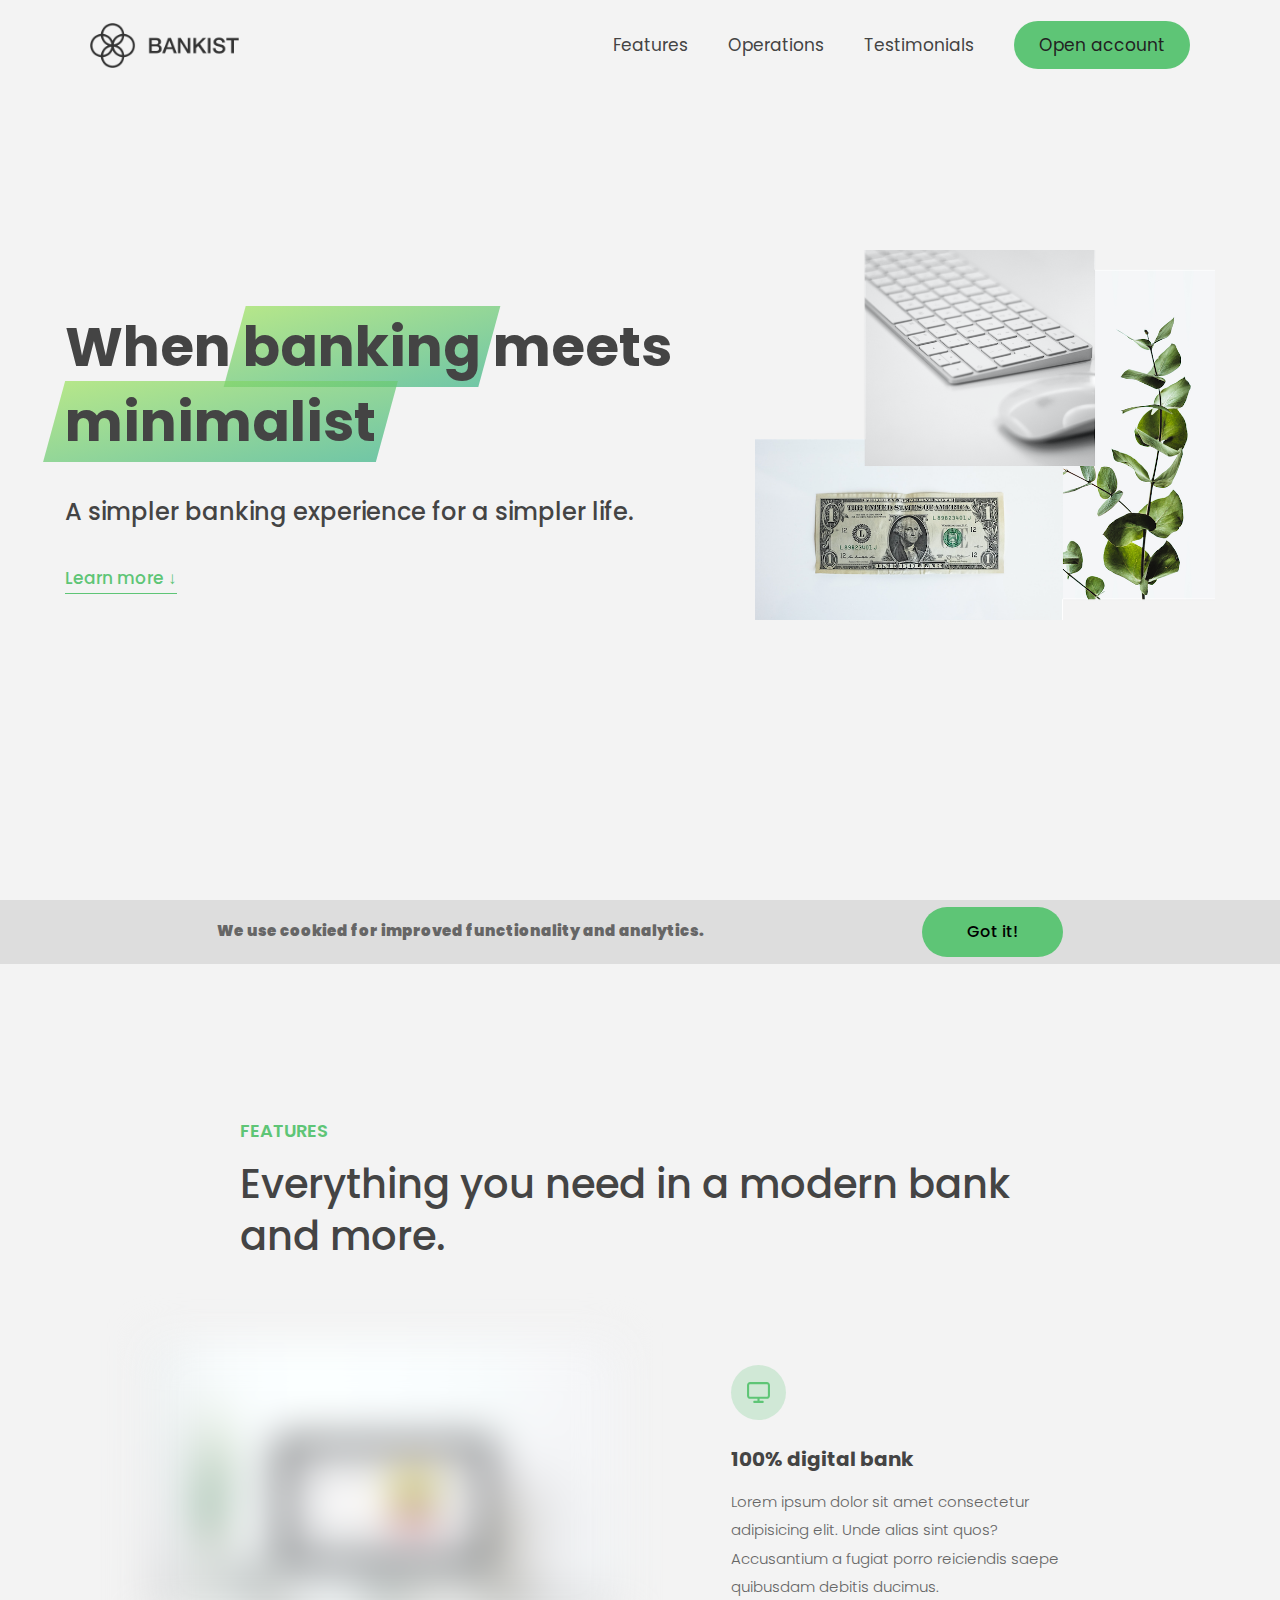
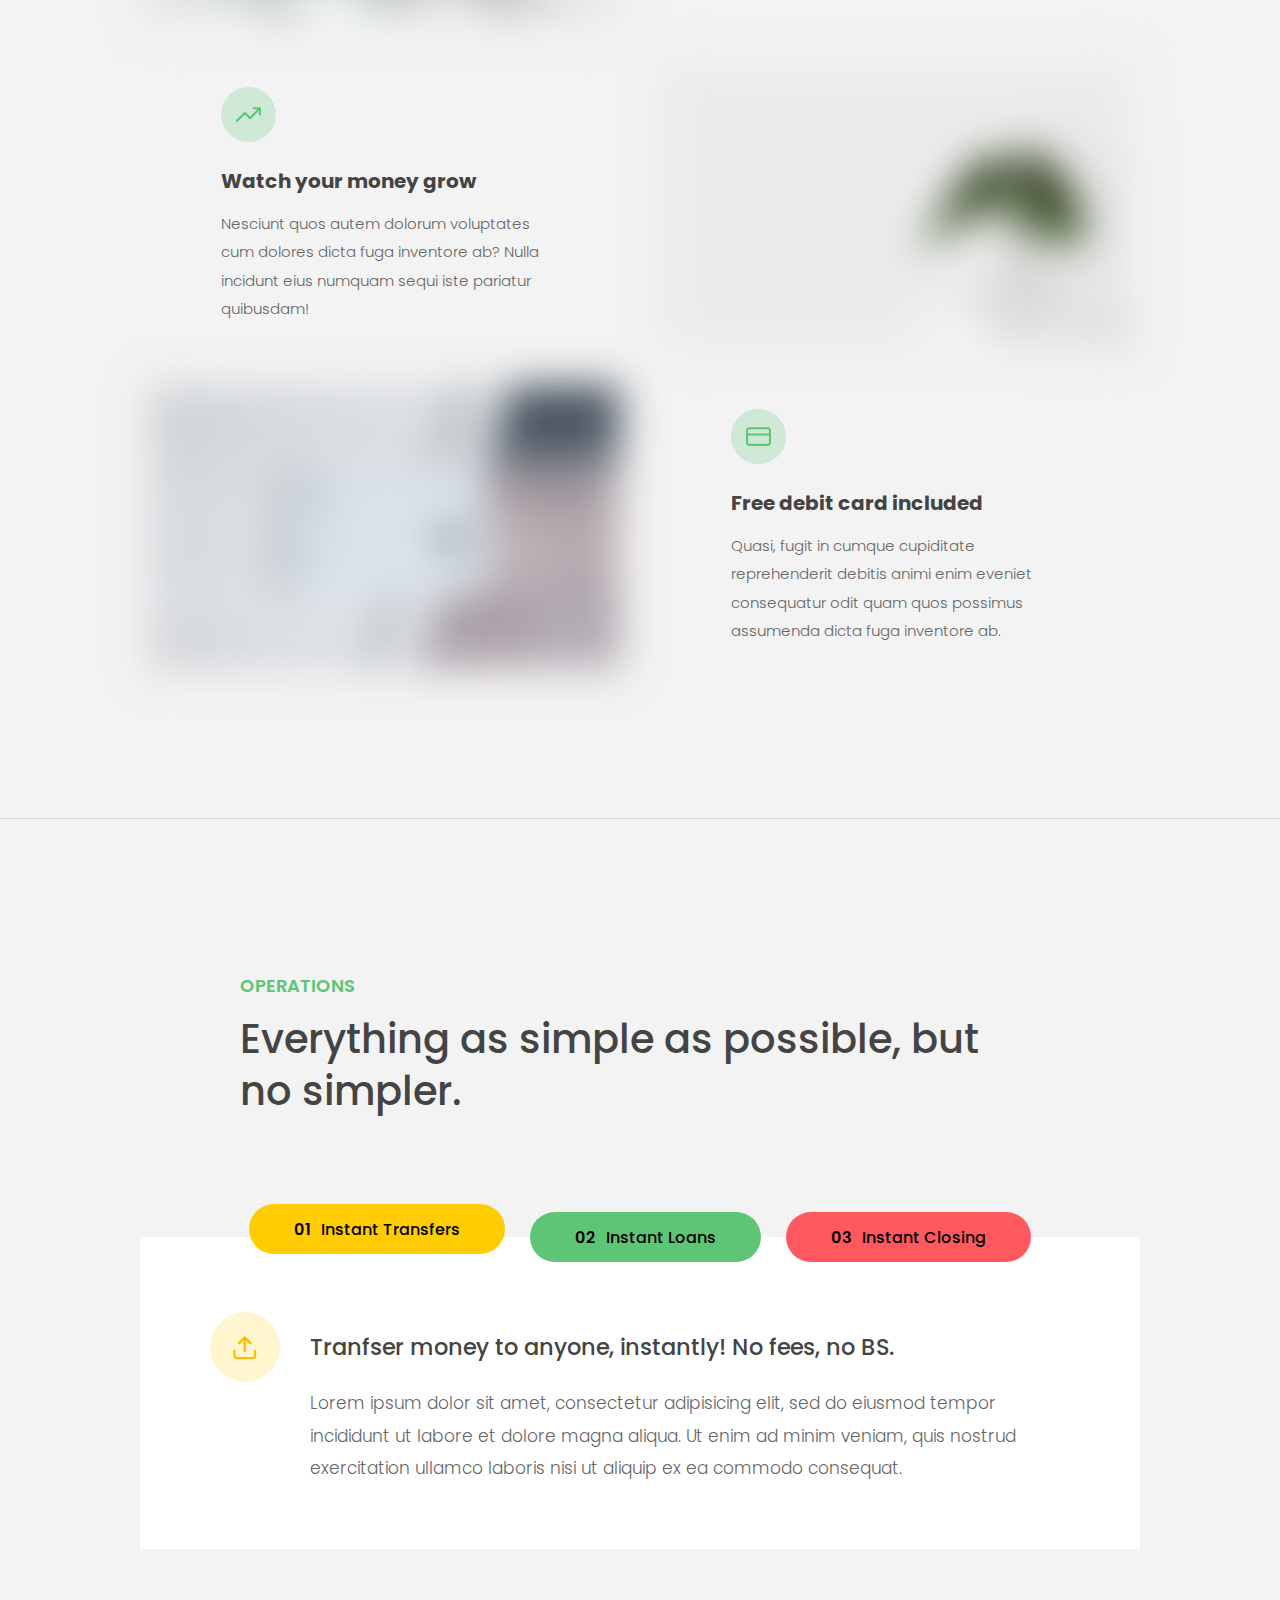
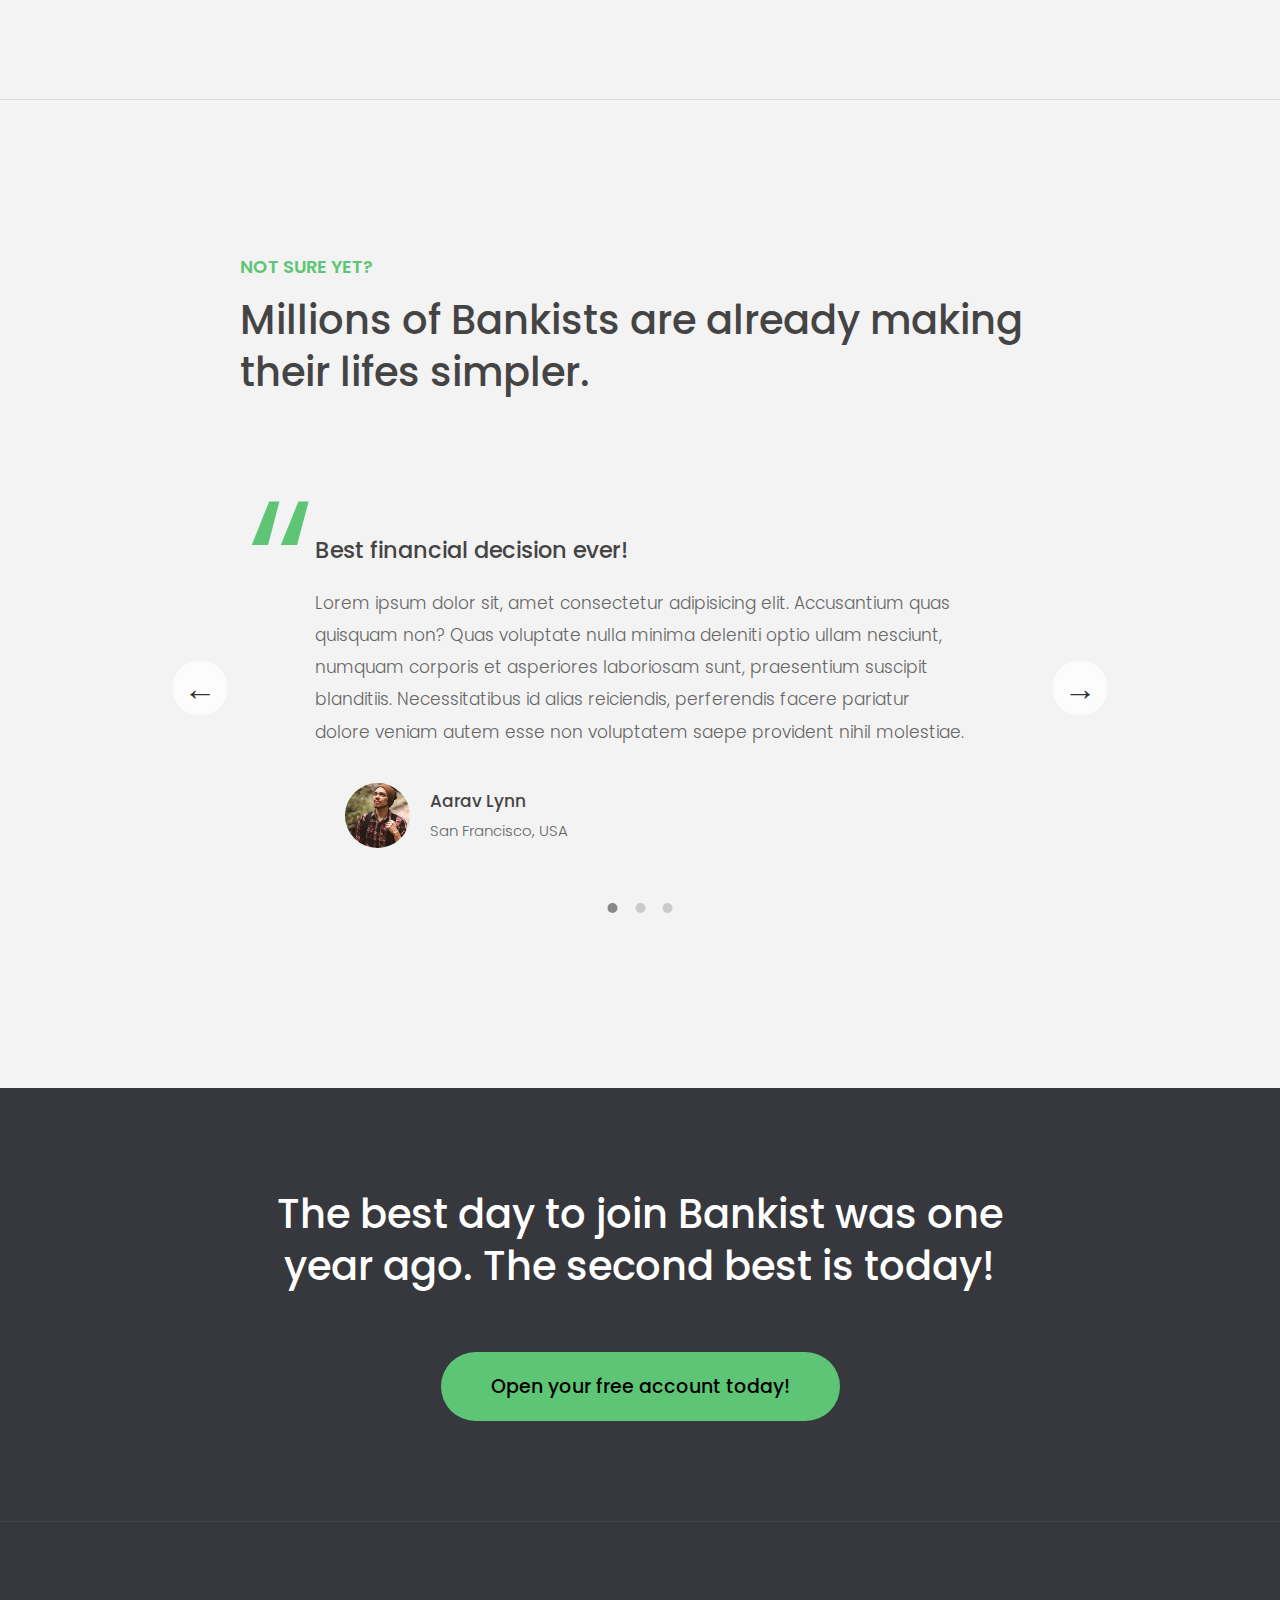
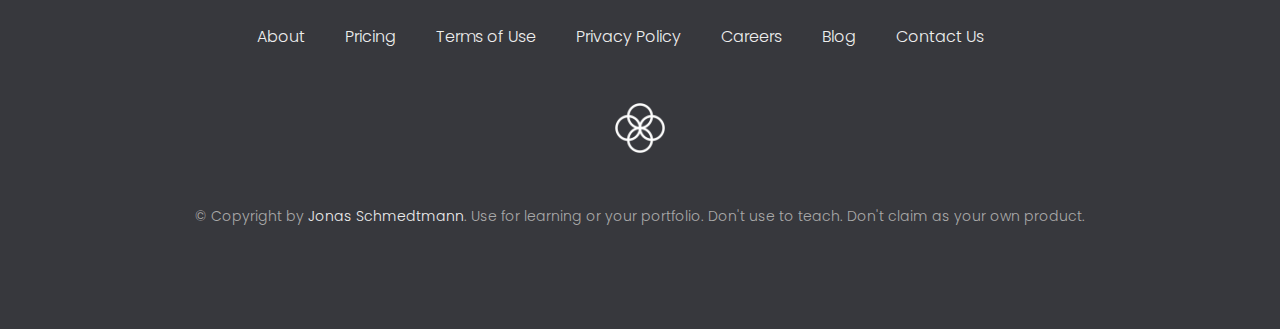
<file: bankistMarketing/index.html>
<!DOCTYPE html>
<html lang="en">
  <head>
    <meta charset="UTF-8" />
    <meta name="viewport" content="width=device-width, initial-scale=1.0" />
    <meta http-equiv="X-UA-Compatible" content="ie=edge" />
    <link rel="shortcut icon" type="image/png" href="../img/icon.png" />
    <link href="https://fonts.googleapis.com/css?family=Poppins:300,400,500,600&display=swap" rel="stylesheet" />
    <link rel="stylesheet" href="./style/style.css" />
    <title>Bankist | When Banking meets Minimalist</title>
  </head>
  <body>
    <header class="header">
      <nav class="nav">
        <img src="./img/logo.png" alt="Bankist logo" class="nav__logo" id="logo" />
        <ul class="nav__links">
          <li class="nav__item">
            <a class="nav__link" href="#section--1">Features</a>
          </li>
          <li class="nav__item">
            <a class="nav__link" href="#section--2">Operations</a>
          </li>
          <li class="nav__item">
            <a class="nav__link" href="#section--3">Testimonials</a>
          </li>
          <li class="nav__item">
            <a class="nav__link nav__link--btn btn--show-modal" href="#">Open account</a>
          </li>
        </ul>
      </nav>

      <div class="header__title">
        <h1>
          When
          <!-- Green highlight effect -->
          <span class="highlight">banking</span>
          meets<br />
          <span class="highlight">minimalist</span>
        </h1>
        <h4>A simpler banking experience for a simpler life.</h4>
        <button class="btn--text btn--scroll-to">Learn more &DownArrow;</button>
        <img src="img/hero.png" class="header__img" alt="Minimalist bank items" />
      </div>
    </header>

    <section class="section" id="section--1">
      <div class="section__title">
        <h2 class="section__description">Features</h2>
        <h3 class="section__header">Everything you need in a modern bank and more.</h3>
      </div>

      <div class="features">
        <img src="img/digital-lazy.jpg" data-src="img/digital.jpg" alt="Computer" class="features__img lazy-img" />
        <div class="features__feature">
          <div class="features__icon">
            <svg>
              <use xlink:href="img/icons.svg#icon-monitor"></use>
            </svg>
          </div>
          <h5 class="features__header">100% digital bank</h5>
          <p>Lorem ipsum dolor sit amet consectetur adipisicing elit. Unde alias sint quos? Accusantium a fugiat porro reiciendis saepe quibusdam debitis ducimus.</p>
        </div>

        <div class="features__feature">
          <div class="features__icon">
            <svg>
              <use xlink:href="img/icons.svg#icon-trending-up"></use>
            </svg>
          </div>
          <h5 class="features__header">Watch your money grow</h5>
          <p>Nesciunt quos autem dolorum voluptates cum dolores dicta fuga inventore ab? Nulla incidunt eius numquam sequi iste pariatur quibusdam!</p>
        </div>
        <img src="img/grow-lazy.jpg" data-src="img/grow.jpg" alt="Plant" class="features__img lazy-img" />

        <img src="img/card-lazy.jpg" data-src="img/card.jpg" alt="Credit card" class="features__img lazy-img" />
        <div class="features__feature">
          <div class="features__icon">
            <svg>
              <use xlink:href="img/icons.svg#icon-credit-card"></use>
            </svg>
          </div>
          <h5 class="features__header">Free debit card included</h5>
          <p>Quasi, fugit in cumque cupiditate reprehenderit debitis animi enim eveniet consequatur odit quam quos possimus assumenda dicta fuga inventore ab.</p>
        </div>
      </div>
    </section>

    <section class="section" id="section--2">
      <div class="section__title">
        <h2 class="section__description">Operations</h2>
        <h3 class="section__header">Everything as simple as possible, but no simpler.</h3>
      </div>

      <div class="operations">
        <div class="operations__tab-container">
          <button class="btn operations__tab operations__tab--1 operations__tab--active" data-tab="1"><span>01</span>Instant Transfers</button>
          <button class="btn operations__tab operations__tab--2" data-tab="2"><span>02</span>Instant Loans</button>
          <button class="btn operations__tab operations__tab--3" data-tab="3"><span>03</span>Instant Closing</button>
        </div>
        <div class="operations__content operations__content--1 operations__content--active">
          <div class="operations__icon operations__icon--1">
            <svg>
              <use xlink:href="img/icons.svg#icon-upload"></use>
            </svg>
          </div>
          <h5 class="operations__header">Tranfser money to anyone, instantly! No fees, no BS.</h5>
          <p>Lorem ipsum dolor sit amet, consectetur adipisicing elit, sed do eiusmod tempor incididunt ut labore et dolore magna aliqua. Ut enim ad minim veniam, quis nostrud exercitation ullamco laboris nisi ut aliquip ex ea commodo consequat.</p>
        </div>

        <div class="operations__content operations__content--2">
          <div class="operations__icon operations__icon--2">
            <svg>
              <use xlink:href="img/icons.svg#icon-home"></use>
            </svg>
          </div>
          <h5 class="operations__header">Buy a home or make your dreams come true, with instant loans.</h5>
          <p>Duis aute irure dolor in reprehenderit in voluptate velit esse cillum dolore eu fugiat nulla pariatur. Excepteur sint occaecat cupidatat non proident, sunt in culpa qui officia deserunt mollit anim id est laborum.</p>
        </div>
        <div class="operations__content operations__content--3">
          <div class="operations__icon operations__icon--3">
            <svg>
              <use xlink:href="img/icons.svg#icon-user-x"></use>
            </svg>
          </div>
          <h5 class="operations__header">No longer need your account? No problem! Close it instantly.</h5>
          <p>Excepteur sint occaecat cupidatat non proident, sunt in culpa qui officia deserunt mollit anim id est laborum. Ut enim ad minim veniam, quis nostrud exercitation ullamco laboris nisi ut aliquip ex ea commodo consequat.</p>
        </div>
      </div>
    </section>

    <section class="section" id="section--3">
      <div class="section__title section__title--testimonials">
        <h2 class="section__description">Not sure yet?</h2>
        <h3 class="section__header">Millions of Bankists are already making their lifes simpler.</h3>
      </div>

      <div class="slider">
        <div class="slide slide--1">
          <div class="testimonial">
            <h5 class="testimonial__header">Best financial decision ever!</h5>
            <blockquote class="testimonial__text">Lorem ipsum dolor sit, amet consectetur adipisicing elit. Accusantium quas quisquam non? Quas voluptate nulla minima deleniti optio ullam nesciunt, numquam corporis et asperiores laboriosam sunt, praesentium suscipit blanditiis. Necessitatibus id alias reiciendis, perferendis facere pariatur dolore veniam autem esse non voluptatem saepe provident nihil molestiae.</blockquote>
            <address class="testimonial__author">
              <img src="img/user-1.jpg" alt="" class="testimonial__photo" />
              <h6 class="testimonial__name">Aarav Lynn</h6>
              <p class="testimonial__location">San Francisco, USA</p>
            </address>
          </div>
        </div>

        <div class="slide slide--2">
          <div class="testimonial">
            <h5 class="testimonial__header">The last step to becoming a complete minimalist</h5>
            <blockquote class="testimonial__text">Quisquam itaque deserunt ullam, quia ea repellendus provident, ducimus neque ipsam modi voluptatibus doloremque, corrupti laborum. Incidunt numquam perferendis veritatis neque repellendus. Lorem, ipsum dolor sit amet consectetur adipisicing elit. Illo deserunt exercitationem deleniti.</blockquote>
            <address class="testimonial__author">
              <img src="img/user-2.jpg" alt="" class="testimonial__photo" />
              <h6 class="testimonial__name">Miyah Miles</h6>
              <p class="testimonial__location">London, UK</p>
            </address>
          </div>
        </div>

        <div class="slide slide--3">
          <div class="testimonial">
            <h5 class="testimonial__header">Finally free from old-school banks</h5>
            <blockquote class="testimonial__text">Debitis, nihil sit minus suscipit magni aperiam vel tenetur incidunt commodi architecto numquam omnis nulla autem, necessitatibus blanditiis modi similique quidem. Odio aliquam culpa dicta beatae quod maiores ipsa minus consequatur error sunt, deleniti saepe aliquid quos inventore sequi. Necessitatibus id alias reiciendis, perferendis facere.</blockquote>
            <address class="testimonial__author">
              <img src="img/user-3.jpg" alt="" class="testimonial__photo" />
              <h6 class="testimonial__name">Francisco Gomes</h6>
              <p class="testimonial__location">Lisbon, Portugal</p>
            </address>
          </div>
        </div>

        <!-- <div class="slide"><img src="img/img-1.jpg" alt="Photo 1" /></div>
        <div class="slide"><img src="img/img-2.jpg" alt="Photo 2" /></div>
        <div class="slide"><img src="img/img-3.jpg" alt="Photo 3" /></div>
        <div class="slide"><img src="img/img-4.jpg" alt="Photo 4" /></div> -->
        <button class="slider__btn slider__btn--left">&larr;</button>
        <button class="slider__btn slider__btn--right">&rarr;</button>
        <div class="dots"></div>
      </div>
    </section>

    <section class="section section--sign-up">
      <div class="section__title">
        <h3 class="section__header">The best day to join Bankist was one year ago. The second best is today!</h3>
      </div>
      <button class="btn btn--show-modal">Open your free account today!</button>
    </section>

    <footer class="footer">
      <ul class="footer__nav">
        <li class="footer__item">
          <a class="footer__link" href="#">About</a>
        </li>
        <li class="footer__item">
          <a class="footer__link" href="#">Pricing</a>
        </li>
        <li class="footer__item">
          <a class="footer__link" href="#">Terms of Use</a>
        </li>
        <li class="footer__item">
          <a class="footer__link" href="#">Privacy Policy</a>
        </li>
        <li class="footer__item">
          <a class="footer__link" href="#">Careers</a>
        </li>
        <li class="footer__item">
          <a class="footer__link" href="#">Blog</a>
        </li>
        <li class="footer__item">
          <a class="footer__link" href="#">Contact Us</a>
        </li>
      </ul>
      <img src="img/icon.png" alt="Logo" class="footer__logo" />
      <p class="footer__copyright">
        &copy; Copyright by
        <a class="footer__link twitter-link" target="_blank" href="https://twitter.com/jonasschmedtman">Jonas Schmedtmann</a>. Use for learning or your portfolio. Don't use to teach. Don't claim as your own product.
      </p>
    </footer>

    <div class="modal hidden">
      <button class="btn--close-modal">&times;</button>
      <h2 class="modal__header">
        Open your bank account <br />
        in just <span class="highlight">5 minutes</span>
      </h2>
      <form class="modal__form">
        <label>First Name</label>
        <input type="text" />
        <label>Last Name</label>
        <input type="text" />
        <label>Email Address</label>
        <input type="email" />
        <button class="btn">Next step &rarr;</button>
      </form>
    </div>
    <div class="overlay hidden"></div>

    <script src="./script/script.js"></script>
  </body>
</html>
</file>
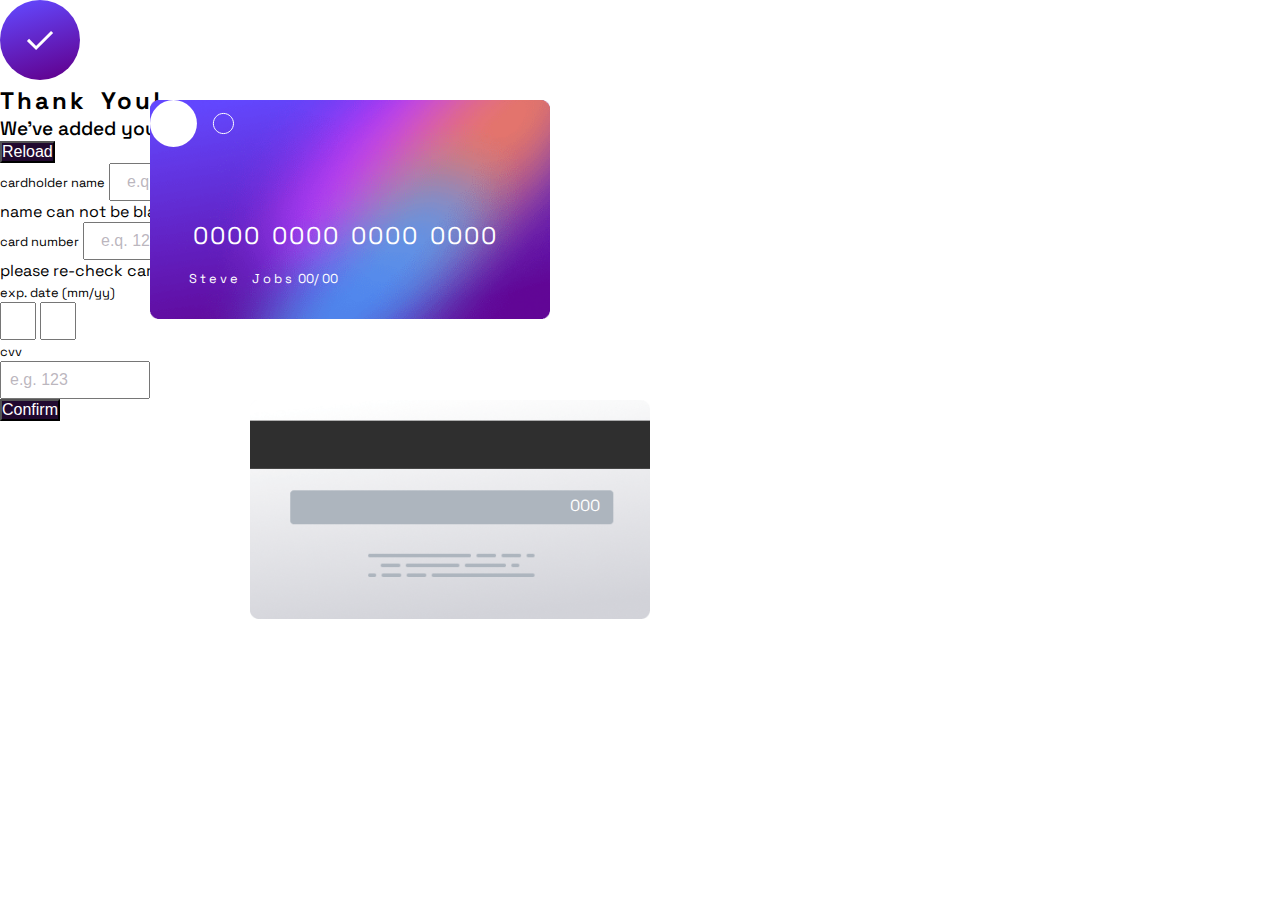
<file: interactiveCreditCard/index.html>
<!DOCTYPE html>
<html lang="en">
  <head>
    <meta charset="UTF-8" />
    <meta name="viewport" content="width=device-width, initial-scale=1.0" />
    <link rel="icon" type="image/png" sizes="32x32" href="./img/favicon-32x32.png" />
    <link rel="stylesheet" href="https://stackpath.bootstrapcdn.com/bootstrap/4.1.1/css/bootstrap.min.css" integrity="sha384-WskhaSGFgHYWDcbwN70/dfYBj47jz9qbsMId/iRN3ewGhXQFZCSftd1LZCfmhktB" crossorigin="anonymous" />
    <link rel="stylesheet" href="./style/style.css" />
    <title>Interactive card details form</title>
  </head>
  <body>
    <main class="h-100">
      <div class="bottom d-flex flex-row h-100">
        <div class="left"></div>
        <div class="top"></div>
        <div class="right w-100 d-flex align-items-center justify-content-center text-uppercase pl-5">
          <div class="added text-center w-25 d-none">
            <img src="./img/icon-complete.svg" alt="" />
            <h2 class="py-4">Thank You!</h2>
            <p class="pb-4 text-secondary">We've added your card details</p>
            <button class="btn btn-block btn-lg my-4 reload">Reload</button>
          </div>
          <form class="" action="#">
            <div class="form-group py-1">
              <label for="name" class="h6" s>cardholder name</label>
              <!-- just add is-invalid class to input show the feedback -->
              <input class="form-control" type="text" name="name" placeholder="e.q. Jane Appleseed" id="name" />
              <div class="invalid-feedback">
                <p class="mb-0">name can not be blank</p>
              </div>
            </div>
            <div class="form-group py-1">
              <label for="number" class="h6">card number</label>
              <!-- just add is-invalid class to input show the feedback -->
              <input class="form-control" type="text" placeholder="e.q. 1234 5678 9101 1121 1415" id="num" />
              <div class="invalid-feedback">
                <p class="mb-0">please re-check card number</p>
              </div>
            </div>
            <div class="input-group d-flex justify-content-between py-1">
              <div class="form-group date">
                <label for="exp" class="h6">exp. date (mm/yy)</label>
                <div class="input-group">
                  <!-- just add is-invalid class to input show red border -->
                  <input class="form-control" type="number" placeholder="MM" id="month" />
                  <input class="form-control ml-2" type="number" placeholder="YY" id="year" />
                </div>
              </div>
              <div class="form-group cvv">
                <label for="cvv" class="h6">cvv</label>
                <div class="input-group">
                  <!-- just add is-invalid class to input show red border -->
                  <input class="form-control" type="number" placeholder="e.g. 123" id="cvv" />
                </div>
              </div>
            </div>
            <button class="btn btn-block btn-lg my-3 submit">Confirm</button>
          </form>
        </div>
      </div>
      <div class="overlay">
        <div class="front">
          <img src="./img/bg-card-front.png" alt="" />
          <img src="./img/card-logo.svg" class="p-4" alt="" />
          <span class="lead cart-number">0000 0000 0000 0000</span>
          <div class="info d-flex align-items-center justify-content-between">
            <span class="text-uppercase card-name">Steve Jobs</span>
            <span><span class="card-month">00</span>/ <span class="card-year">00</span></span>
          </div>
        </div>
        <div class="back">
          <img src="./img/bg-card-back.png" alt="" />
          <span class="card-cvv">000</span>
        </div>
      </div>
    </main>
    <script src="./script/script.js"></script>
  </body>
</html>
</file>
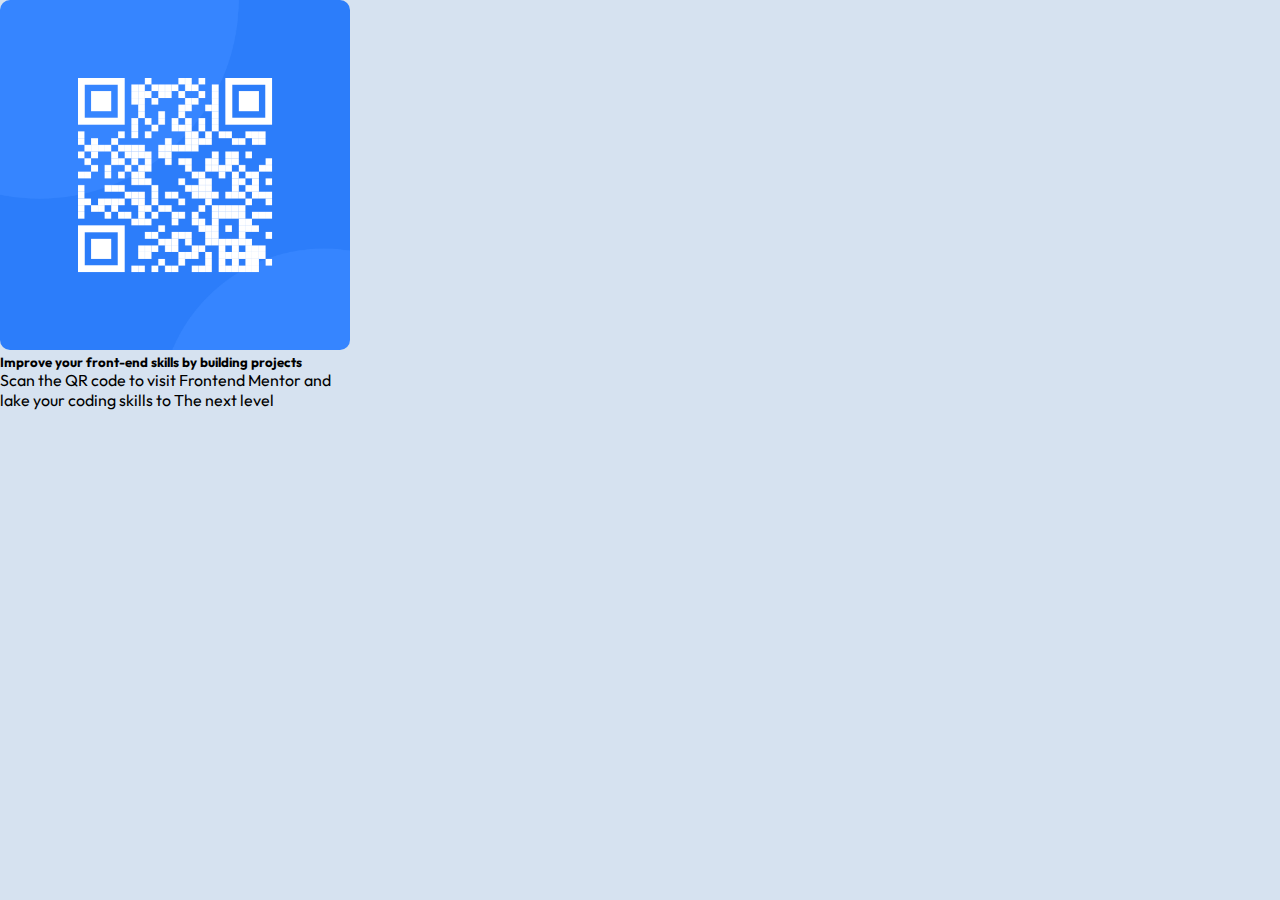
<file: QRCodeCard/index.html>
<!DOCTYPE html>
<html lang="en">
  <head>
    <meta charset="UTF-8" />
    <meta name="viewport" content="width=device-width, initial-scale=1.0" />
    <link rel="icon" type="image/png" sizes="32x32" href="./img/favicon-32x32.png" />
    <link rel="stylesheet" href="./style/style.css" />
    <link rel="stylesheet" href="https://stackpath.bootstrapcdn.com/bootstrap/4.1.1/css/bootstrap.min.css" integrity="sha384-WskhaSGFgHYWDcbwN70/dfYBj47jz9qbsMId/iRN3ewGhXQFZCSftd1LZCfmhktB" crossorigin="anonymous" />
    <title>QR code component</title>
  </head>
  <body>
    <main class="d-flex align-items-center justify-content-center text-center">
      <div class="card my-5">
        <div class="card-body">
          <div class="top">
            <img src="./img/image-qr-code.png" alt="" />
          </div>
          <div class="px-3">
            <h5 class="py-4">Improve your front-end skills by building projects</h5>
            <p class="text-secondary">Scan the QR code to visit Frontend Mentor and lake your coding skills to The next level</p>
          </div>
        </div>
      </div>
    </main>
  </body>
</html>
</file>
<file: bankistMarketing/style/style.css>
/* The page is NOT responsive. You can implement responsiveness yourself if you wanna have some fun 😃 */

:root {
  --color-primary: #5ec576;
  --color-secondary: #ffcb03;
  --color-tertiary: #ff585f;
  --color-primary-darker: #4bbb7d;
  --color-secondary-darker: #ffbb00;
  --color-tertiary-darker: #fd424b;
  --color-primary-opacity: #5ec5763a;
  --color-secondary-opacity: #ffcd0331;
  --color-tertiary-opacity: #ff58602d;
  --gradient-primary: linear-gradient(to top left, #39b385, #9be15d);
  --gradient-secondary: linear-gradient(to top left, #ffb003, #ffcb03);
}

* {
  margin: 0;
  padding: 0;
  box-sizing: inherit;
}

html {
  font-size: 62.5%;
  box-sizing: border-box;
}

body {
  font-family: "Poppins", sans-serif;
  font-weight: 300;
  color: #444;
  line-height: 1.9;
  background-color: #f3f3f3;
}

/* GENERAL ELEMENTS */
.section {
  padding: 15rem 3rem;
  border-top: 1px solid #ddd;

  transition: transform 1s, opacity 1s;
}

.section--hidden {
  opacity: 0;
  transform: translateY(8rem);
}

.section__title {
  max-width: 80rem;
  margin: 0 auto 8rem auto;
}

.section__description {
  font-size: 1.8rem;
  font-weight: 600;
  text-transform: uppercase;
  color: var(--color-primary);
  margin-bottom: 1rem;
}

.section__header {
  font-size: 4rem;
  line-height: 1.3;
  font-weight: 500;
}

.btn {
  display: inline-block;
  background-color: var(--color-primary);
  font-size: 1.6rem;
  font-family: inherit;
  font-weight: 500;
  border: none;
  padding: 1.25rem 4.5rem;
  border-radius: 10rem;
  cursor: pointer;
  transition: all 0.3s;
}

.btn:hover {
  background-color: var(--color-primary-darker);
}

.btn--text {
  display: inline-block;
  background: none;
  font-size: 1.7rem;
  font-family: inherit;
  font-weight: 500;
  color: var(--color-primary);
  border: none;
  border-bottom: 1px solid currentColor;
  padding-bottom: 2px;
  cursor: pointer;
  transition: all 0.3s;
}

p {
  color: #666;
}

/* This is BAD for accessibility! Don't do in the real world! */
button:focus {
  outline: none;
}

img {
  transition: filter 0.5s;
}

.lazy-img {
  filter: blur(20px);
}

/* NAVIGATION */
.nav {
  display: flex;
  justify-content: space-between;
  align-items: center;
  height: 9rem;
  width: 100%;
  padding: 0 6rem;
  z-index: 100;
}

/* nav and stickly class at the same time */
.nav.sticky {
  position: fixed;
  background-color: rgba(255, 255, 255);
  transition: all 1s;
}

.nav__logo {
  height: 4.5rem;
  transition: all 0.3s;
}

.nav__links {
  display: flex;
  align-items: center;
  list-style: none;
}

.nav__item {
  margin-left: 4rem;
}

.nav__link:link,
.nav__link:visited {
  font-size: 1.7rem;
  font-weight: 400;
  color: inherit;
  text-decoration: none;
  display: block;
  transition: all 0.3s;
}

.nav__link--btn:link,
.nav__link--btn:visited {
  padding: 0.8rem 2.5rem;
  border-radius: 3rem;
  background-color: var(--color-primary);
  color: #222;
}

.nav__link--btn:hover,
.nav__link--btn:active {
  color: inherit;
  background-color: var(--color-primary-darker);
  color: #333;
}

/* HEADER */
.header {
  padding: 0 3rem;
  height: 100vh;
  display: flex;
  flex-direction: column;
  align-items: center;
}

.header__title {
  flex: 1;

  max-width: 115rem;
  display: grid;
  grid-template-columns: 3fr 2fr;
  row-gap: 3rem;
  align-content: center;
  justify-content: center;

  align-items: start;
  justify-items: start;
}

h1 {
  font-size: 5.5rem;
  line-height: 1.35;
}

h4 {
  font-size: 2.4rem;
  font-weight: 500;
}

.header__img {
  width: 100%;
  grid-column: 2 / 3;
  grid-row: 1 / span 4;
  transform: translateY(-6rem);
}

.highlight {
  position: relative;
}

.highlight::after {
  display: block;
  content: "";
  position: absolute;
  bottom: 0;
  left: 0;
  height: 100%;
  width: 100%;
  z-index: -1;
  opacity: 0.7;
  transform: scale(1.07, 1.05) skewX(-15deg);
  background-image: var(--gradient-primary);
}

/* FEATURES */
.features {
  display: grid;
  grid-template-columns: 1fr 1fr;
  gap: 4rem;
  margin: 0 12rem;
}

.features__img {
  width: 100%;
}

.features__feature {
  align-self: center;
  justify-self: center;
  width: 70%;
  font-size: 1.5rem;
}

.features__icon {
  display: flex;
  align-items: center;
  justify-content: center;
  background-color: var(--color-primary-opacity);
  height: 5.5rem;
  width: 5.5rem;
  border-radius: 50%;
  margin-bottom: 2rem;
}

.features__icon svg {
  height: 2.5rem;
  width: 2.5rem;
  fill: var(--color-primary);
}

.features__header {
  font-size: 2rem;
  margin-bottom: 1rem;
}

/* OPERATIONS */
.operations {
  max-width: 100rem;
  margin: 12rem auto 0 auto;

  background-color: #fff;
}

.operations__tab-container {
  display: flex;
  justify-content: center;
}

.operations__tab {
  margin-right: 2.5rem;
  transform: translateY(-50%);
}

.operations__tab span {
  margin-right: 1rem;
  font-weight: 600;
  display: inline-block;
}

.operations__tab--1 {
  background-color: var(--color-secondary);
}

.operations__tab--1:hover {
  background-color: var(--color-secondary-darker);
}

.operations__tab--3 {
  background-color: var(--color-tertiary);
  margin: 0;
}

.operations__tab--3:hover {
  background-color: var(--color-tertiary-darker);
}

.operations__tab--active {
  transform: translateY(-66%);
}

.operations__content {
  display: none;

  /* JUST PRESENTATIONAL */
  font-size: 1.7rem;
  padding: 2.5rem 7rem 6.5rem 7rem;
}

.operations__content--active {
  display: grid;
  grid-template-columns: 7rem 1fr;
  column-gap: 3rem;
  row-gap: 0.5rem;
}

.operations__header {
  font-size: 2.25rem;
  font-weight: 500;
  align-self: center;
}

.operations__icon {
  display: flex;
  align-items: center;
  justify-content: center;
  height: 7rem;
  width: 7rem;
  border-radius: 50%;
}

.operations__icon svg {
  height: 2.75rem;
  width: 2.75rem;
}

.operations__content p {
  grid-column: 2;
}

.operations__icon--1 {
  background-color: var(--color-secondary-opacity);
}
.operations__icon--2 {
  background-color: var(--color-primary-opacity);
}
.operations__icon--3 {
  background-color: var(--color-tertiary-opacity);
}
.operations__icon--1 svg {
  fill: var(--color-secondary-darker);
}
.operations__icon--2 svg {
  fill: var(--color-primary);
}
.operations__icon--3 svg {
  fill: var(--color-tertiary);
}

/* SLIDER */
.slider {
  max-width: 100rem;
  height: 50rem;
  margin: 0 auto;
  position: relative;

  /* IN THE END */
  overflow: hidden;
}

.slide {
  position: absolute;
  top: 0;
  width: 100%;
  height: 50rem;

  display: flex;
  align-items: center;
  justify-content: center;

  /* THIS creates the animation! */
  transition: transform 1s;
}

.slide > img {
  /* Only for images that have different size than slide */
  width: 100%;
  height: 100%;
  object-fit: cover;
}

.slider__btn {
  position: absolute;
  top: 50%;
  z-index: 10;

  border: none;
  background: rgba(255, 255, 255, 0.7);
  font-family: inherit;
  color: #333;
  border-radius: 50%;
  height: 5.5rem;
  width: 5.5rem;
  font-size: 3.25rem;
  cursor: pointer;
}

.slider__btn--left {
  left: 6%;
  transform: translate(-50%, -50%);
}

.slider__btn--right {
  right: 6%;
  transform: translate(50%, -50%);
}

.dots {
  position: absolute;
  bottom: 5%;
  left: 50%;
  transform: translateX(-50%);
  display: flex;
}

.dots__dot {
  border: none;
  background-color: #b9b9b9;
  opacity: 0.7;
  height: 1rem;
  width: 1rem;
  border-radius: 50%;
  margin-right: 1.75rem;
  cursor: pointer;
  transition: all 0.5s;

  /* Only necessary when overlying images */
  /* box-shadow: 0 0.6rem 1.5rem rgba(0, 0, 0, 0.7); */
}

.dots__dot:last-child {
  margin: 0;
}

.dots__dot--active {
  /* background-color: #fff; */
  background-color: #888;
  opacity: 1;
}

/* TESTIMONIALS */
.testimonial {
  width: 65%;
  position: relative;
}

.testimonial::before {
  content: "\201C";
  position: absolute;
  top: -5.7rem;
  left: -6.8rem;
  line-height: 1;
  font-size: 20rem;
  font-family: inherit;
  color: var(--color-primary);
  z-index: -1;
}

.testimonial__header {
  font-size: 2.25rem;
  font-weight: 500;
  margin-bottom: 1.5rem;
}

.testimonial__text {
  font-size: 1.7rem;
  margin-bottom: 3.5rem;
  color: #666;
}

.testimonial__author {
  margin-left: 3rem;
  font-style: normal;

  display: grid;
  grid-template-columns: 6.5rem 1fr;
  column-gap: 2rem;
}

.testimonial__photo {
  grid-row: 1 / span 2;
  width: 6.5rem;
  border-radius: 50%;
}

.testimonial__name {
  font-size: 1.7rem;
  font-weight: 500;
  align-self: end;
  margin: 0;
}

.testimonial__location {
  font-size: 1.5rem;
}

.section__title--testimonials {
  margin-bottom: 4rem;
}

/* SIGNUP */
.section--sign-up {
  background-color: #37383d;
  border-top: none;
  border-bottom: 1px solid #444;
  text-align: center;
  padding: 10rem 3rem;
}

.section--sign-up .section__header {
  color: #fff;
  text-align: center;
}

.section--sign-up .section__title {
  margin-bottom: 6rem;
}

.section--sign-up .btn {
  font-size: 1.9rem;
  padding: 2rem 5rem;
}

/* FOOTER */
.footer {
  padding: 10rem 3rem;
  background-color: #37383d;
}

.footer__nav {
  list-style: none;
  display: flex;
  justify-content: center;
  margin-bottom: 5rem;
}

.footer__item {
  margin-right: 4rem;
}

.footer__link {
  font-size: 1.6rem;
  color: #eee;
  text-decoration: none;
}

.footer__logo {
  height: 5rem;
  display: block;
  margin: 0 auto;
  margin-bottom: 5rem;
}

.footer__copyright {
  font-size: 1.4rem;
  color: #aaa;
  text-align: center;
}

.footer__copyright .footer__link {
  font-size: 1.4rem;
}

/* MODAL WINDOW */
.modal {
  position: fixed;
  top: 50%;
  left: 50%;
  transform: translate(-50%, -50%);
  max-width: 60rem;
  background-color: #f3f3f3;
  padding: 5rem 6rem;
  box-shadow: 0 4rem 6rem rgba(0, 0, 0, 0.3);
  z-index: 1000;
  transition: all 0.5s;
}

.overlay {
  position: fixed;
  top: 0;
  left: 0;
  width: 100%;
  height: 100%;
  background-color: rgba(0, 0, 0, 0.5);
  backdrop-filter: blur(4px);
  z-index: 100;
  transition: all 0.5s;
}

.modal__header {
  font-size: 3.25rem;
  margin-bottom: 4.5rem;
  line-height: 1.5;
}

.modal__form {
  margin: 0 3rem;
  display: grid;
  grid-template-columns: 1fr 2fr;
  align-items: center;
  gap: 2.5rem;
}

.modal__form label {
  font-size: 1.7rem;
  font-weight: 500;
}

.modal__form input {
  font-size: 1.7rem;
  padding: 1rem 1.5rem;
  border: 1px solid #ddd;
  border-radius: 0.5rem;
}

.modal__form button {
  grid-column: 1 / span 2;
  justify-self: center;
  margin-top: 1rem;
}

.btn--close-modal {
  font-family: inherit;
  color: inherit;
  position: absolute;
  top: 0.5rem;
  right: 2rem;
  font-size: 4rem;
  cursor: pointer;
  border: none;
  background: none;
}

.hidden {
  visibility: hidden;
  opacity: 0;
}

/* COOKIE MESSAGE */
.cookie-message {
  display: flex;
  align-items: center;
  justify-content: space-evenly;
  width: 100%;
  background-color: white;
  color: #bbb;
  font-size: 1.5rem;
  font-weight: 400;
}
</file>
<file: interactiveCreditCard/style/style.css>
@import url("https://fonts.googleapis.com/css2?family=Space+Grotesk:wght@500&display=swap");
:root {
  --border: linear-gradient(to left, hsl(249, 99%, 64%), hsl(278, 94%, 30%)) 1;
}

* {
  margin: 0;
  padding: 0;
  box-sizing: border-box;
}

body {
  height: 100vh;
  width: 100wv;
  font-family: "Space Grotesk", sans-serif;
}
input {
  padding: 0.5em 1em;
  font-size: 1em !important;
  /* border-radius: 8px !important; */
}
label {
  font-size: 0.8em !important;
}
input::placeholder {
  color: hsl(279, 6%, 55%, 0.6) !important;
}

input:focus {
  box-shadow: 1px 1px 0xp 0px var(--border) !important;
  border: 2px solid;
  border-image: var(--border) !important;
}

/* remove arrows for number inputs */
/* Chrome, Safari, Edge, Opera */
input::-webkit-outer-spin-button,
input::-webkit-inner-spin-button {
  -webkit-appearance: none;
  margin: 0;
}
/* Firefox */
input[type="number"] {
  -moz-appearance: textfield;
}

.bottom {
  position: relative;
  .left {
    width: 40%;
    background-image: url("../img/bg-main-desktop.png");
    background-position: center;
    background-repeat: no-repeat;
    background-size: cover;
  }

  .right form {
    width: 30%;
  }
  .date input {
    width: 30px;
  }
  .cvv input {
    width: 150px;
    padding-left: 0.5em;
  }
}

.submit,
.reload {
  background: hsl(278, 68%, 11%);
  color: #fff;
  font-size: 1em !important;
  /* border-radius: 8px !important; */
}

.front {
  position: absolute;
  top: 100px;
  left: 150px;
  width: 400px;
  height: auto;
}

.front img:nth-child(2) {
  position: absolute;
  top: 0;
  left: 0;
}

.cart-number {
  position: absolute;
  top: 120px;
  left: 20px;
  color: #fff;
  font-size: 1.5em !important;
  width: 350px;
  display: block;
  text-align: center;
  letter-spacing: 2px;
  word-spacing: 3px;
}

.info {
  width: 350px;
  position: absolute;
  color: #fff;
  top: 170px;
  left: 20px;
  font-size: 0.8em !important;
  padding: 0 1.5em;
}
.card-name,
.added h2 {
  z-index: 10;
  letter-spacing: 3px;
  word-spacing: 5px;
}

.added p {
  text-transform: none !important;
  font-weight: 500;
  font-size: 1.2em;
}

.back {
  position: absolute;
  top: 400px;
  left: 250px;
  width: 400px;
  height: auto;
}

.back img,
.front img:first-child {
  width: 100%;
  height: 100%;
}

.card-cvv {
  position: absolute;
  top: 95px;
  left: 320px;
  color: #fff;
}

@media (max-width: 376px) {
  .bottom {
    display: flex;
    flex-flow: column nowrap !important;
  }
  .left {
    display: none;
  }
  .right {
    padding-left: 1.5em !important;
    padding: 3em 1.5em 0 1.5em;
  }
  .right form {
    width: 100% !important;
  }
  .front,
  .back {
    display: block !important;
    /* z-index: 100; */
  }

  .front {
    position: absolute;
    top: 130px;
    left: 10px;
    width: 300px;
    height: auto;
    z-index: 10;
  }

  .front img:nth-child(2) {
    position: absolute;
    top: 0;
    left: 0;
    width: 120px;
    height: auto;
  }

  .cart-number {
    position: absolute;
    top: 90px;
    left: 3px;
    color: #fff;
    font-size: 1.2em !important;
    width: 300px;
    display: block;
    text-align: center;
    letter-spacing: 2px;
    word-spacing: 3px;
  }
  .info {
    width: 300px;
    position: absolute;
    color: #fff;
    top: 130px;
    left: 3px;
    font-size: 0.7em !important;
    padding: 0 1.7em;
  }

  .back {
    position: absolute;
    top: 10px;
    left: 40px;
    width: 300px;
    height: auto;
  }

  .card-cvv {
    position: absolute;
    top: 70px;
    left: 230px;
  }

  .top {
    height: 40vh;
    background-image: url("../img/bg-main-mobile.png");
    background-position: center;
    background-repeat: no-repeat;
    background-size: cover;
  }

  .added {
    width: 100% !important;
  }
}

@media (max-width: 1200px) {
  .front,
  .back {
    display: none;
  }
}
</file>
<file: QRCodeCard/style/style.css>
@import url("https://fonts.googleapis.com/css2?family=Outfit:wght@300&display=swap");
* {
  margin: 0;
  padding: 0;
  box-sizing: border-box;
}

body {
  font-family: "Outfit", sans-serif;
  background: hsl(212, 45%, 89%) !important;
}

.card,
.card img {
  border-radius: 10px !important;
}

.top {
  width: 100% !important;
}

.top img {
  width: 100%;
  height: 100%;
}

.card {
  width: 350px !important;
}

h5 {
  font-weight: 700 !important;
}

p {
  font-weight: 400 !important;
}

@media (max-width: 376px) {
  .card {
    width: 300px !important;
    margin: 0 15px;
  }

  h5 {
    font-size: 15px !important;
  }
  p {
    font-size: 12px !important;
  }
}
</file>
